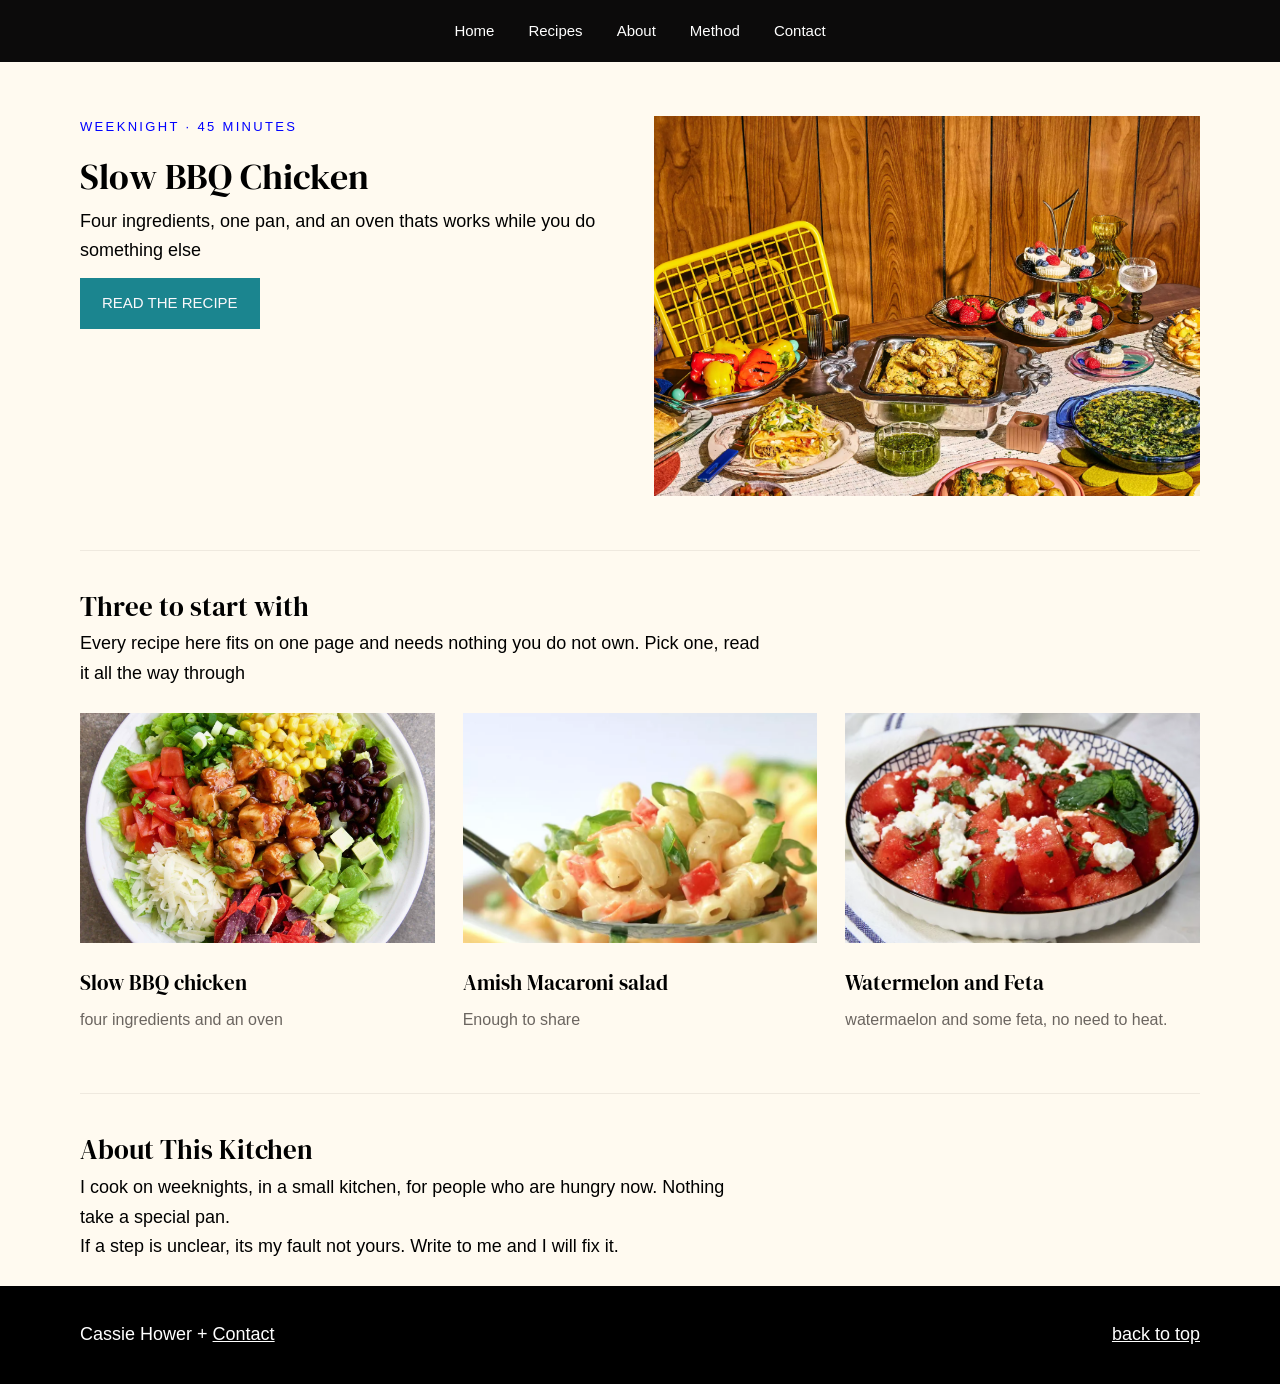
<file: index.html>
<!DOCTYPE html>
<html lang="en">
<head>
    <meta name="viewpoint" content= "width=device-width initial-scale=1.0">
<title> Jen's Kitchen</title>

<link rel="preconnect" href="https://fonts.googleapis.com">
<link rel="preconnect" href="https://fonts.gstatic.com" crossorigin>
<link href="https://fonts.googleapis.com/css2?family=DM+Serif+Display:ital@0;1&display=swap" rel="stylesheet">

<link rel="stylesheet" href="css/styles.css">

</head>

<body id="top">
<nav class="site-nav">
    <ul>
        <li>
            <a href="index.html">Home</a>
        </li>

        <li>
            <a href="#recipes.html">Recipes</a>
        </li>

        <li>
            <a href="#About.html">About</a>
        </li>

        <li>
            <a href="#method.html">Method</a>
        </li>

        <li>
            <a href="mailto:email@example.com">Contact</a>
        </li>
    </ul>
</nav>

<main>
    
    <header class="hero">
        <div>
            <p class="eyebrow"> Weeknight &middot; 45 minutes</p>
            <h1>Slow BBQ Chicken</h1>
            <p class="lede"> Four ingredients, one pan, and an oven thats works while you do something else</p>
            <a class="button" href="recipes/bbq-chicken.html"> read the recipe</a>
        </div>

        <img src="images/homepage.webp" alt="A plate of BBQ chicken">
        </header>

<section class="section-head" id="cards">
    <h2>Three to start  with</h2>
    <p>Every recipe here fits on one page and needs nothing you do not own. Pick one, read it all the way through</p>
</section>

<section class="cards">
   
    <article class="card">
<img src="images/bbq-chicken-card.jpeg" alt="BBQ chicken thighs">
<h3>Slow BBQ chicken</h3>
<p>four ingredients and an oven</p>
     </article>
     
     <article class="card">
<img src="images/amish-macaroni-salad-card.webp" alt="BBQ chicken thighs">
<h3>Amish Macaroni salad</h3>
<p>Enough to share</p>
     </article>
      
     <article class="card">
<img src="images/Watermelon-salad-card.webp" alt="BBQ chicken thighs">
<h3>Watermelon and Feta</h3>
<p>watermaelon and some feta, no need to heat.</p>
     </article>

  </section>
    
  <section class="section-head" id="about">
    <h2>About This Kitchen</h2>
    <p>I cook on weeknights, in a small kitchen, for people who are hungry now. Nothing take a special pan.</p>
    <p>If a step is unclear, its my fault not yours. Write to me and I will fix it.</p>
  </section>

  </section>

</main>

<footer class="site-footer">
    <div class="inner">
<p>Cassie Hower + <a href="mailto:email@example.com">Contact</a></p>
<p class="right"><a href="#top">back to top</a> </p>
    </div>
</footer>
</body>
</html>
</file>
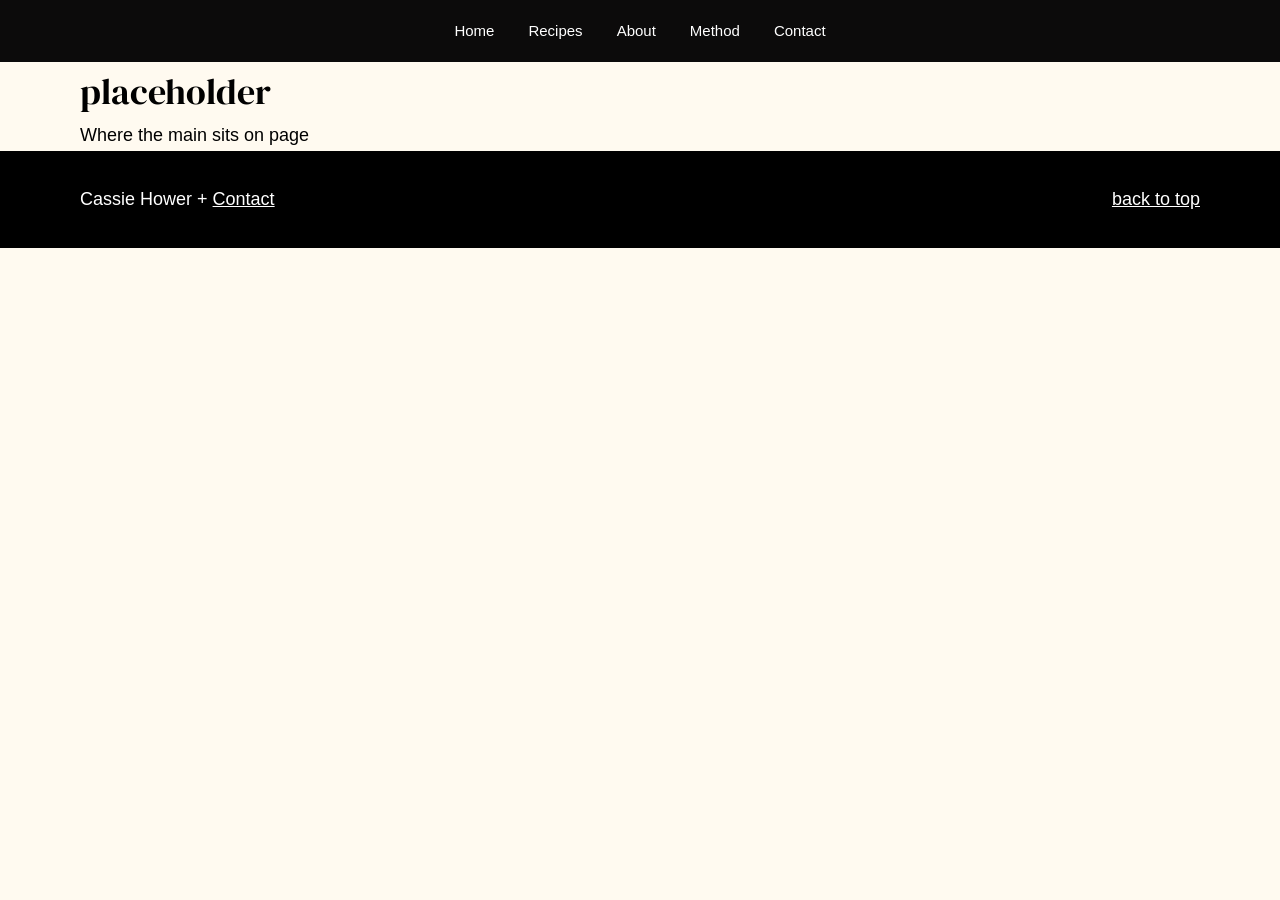
<file: temple.html>
<!DOCTYPE html>
<html lang="en">
<head>
    <meta name="viewpoint" content= "width=device-width initial-scale=1.0">
<title> document</title>

<link rel="preconnect" href="https://fonts.googleapis.com">
<link rel="preconnect" href="https://fonts.gstatic.com" crossorigin>
<link href="https://fonts.googleapis.com/css2?family=DM+Serif+Display:ital@0;1&display=swap" rel="stylesheet">

<link rel="stylesheet" href="css/styles.css">

</head>

<body id="top">
<nav class="site-nav">
    <ul>
        <li><a href="index.html">Home</a></li>

        <li><a href="#recipes.html">Recipes</a></li>

        <li><a href="#About.html">About</a></li>

        <li><a href="#method.html">Method</a></li>

        <li><a href="mailto:email@example.com">Contact</a></li>
    </ul>
</nav>

<main>
    <h1>placeholder</h1>
    <p>Where the main sits on page</p>
</main>

<footer class="site-footer">
    <div class="inner">
<p>Cassie Hower + <a href="mailto:email@example.com">Contact</a></p>
<p class="right"><a href="#top">back to top</a> </p>
    </div>
</footer>
</body>
</html>
</file>
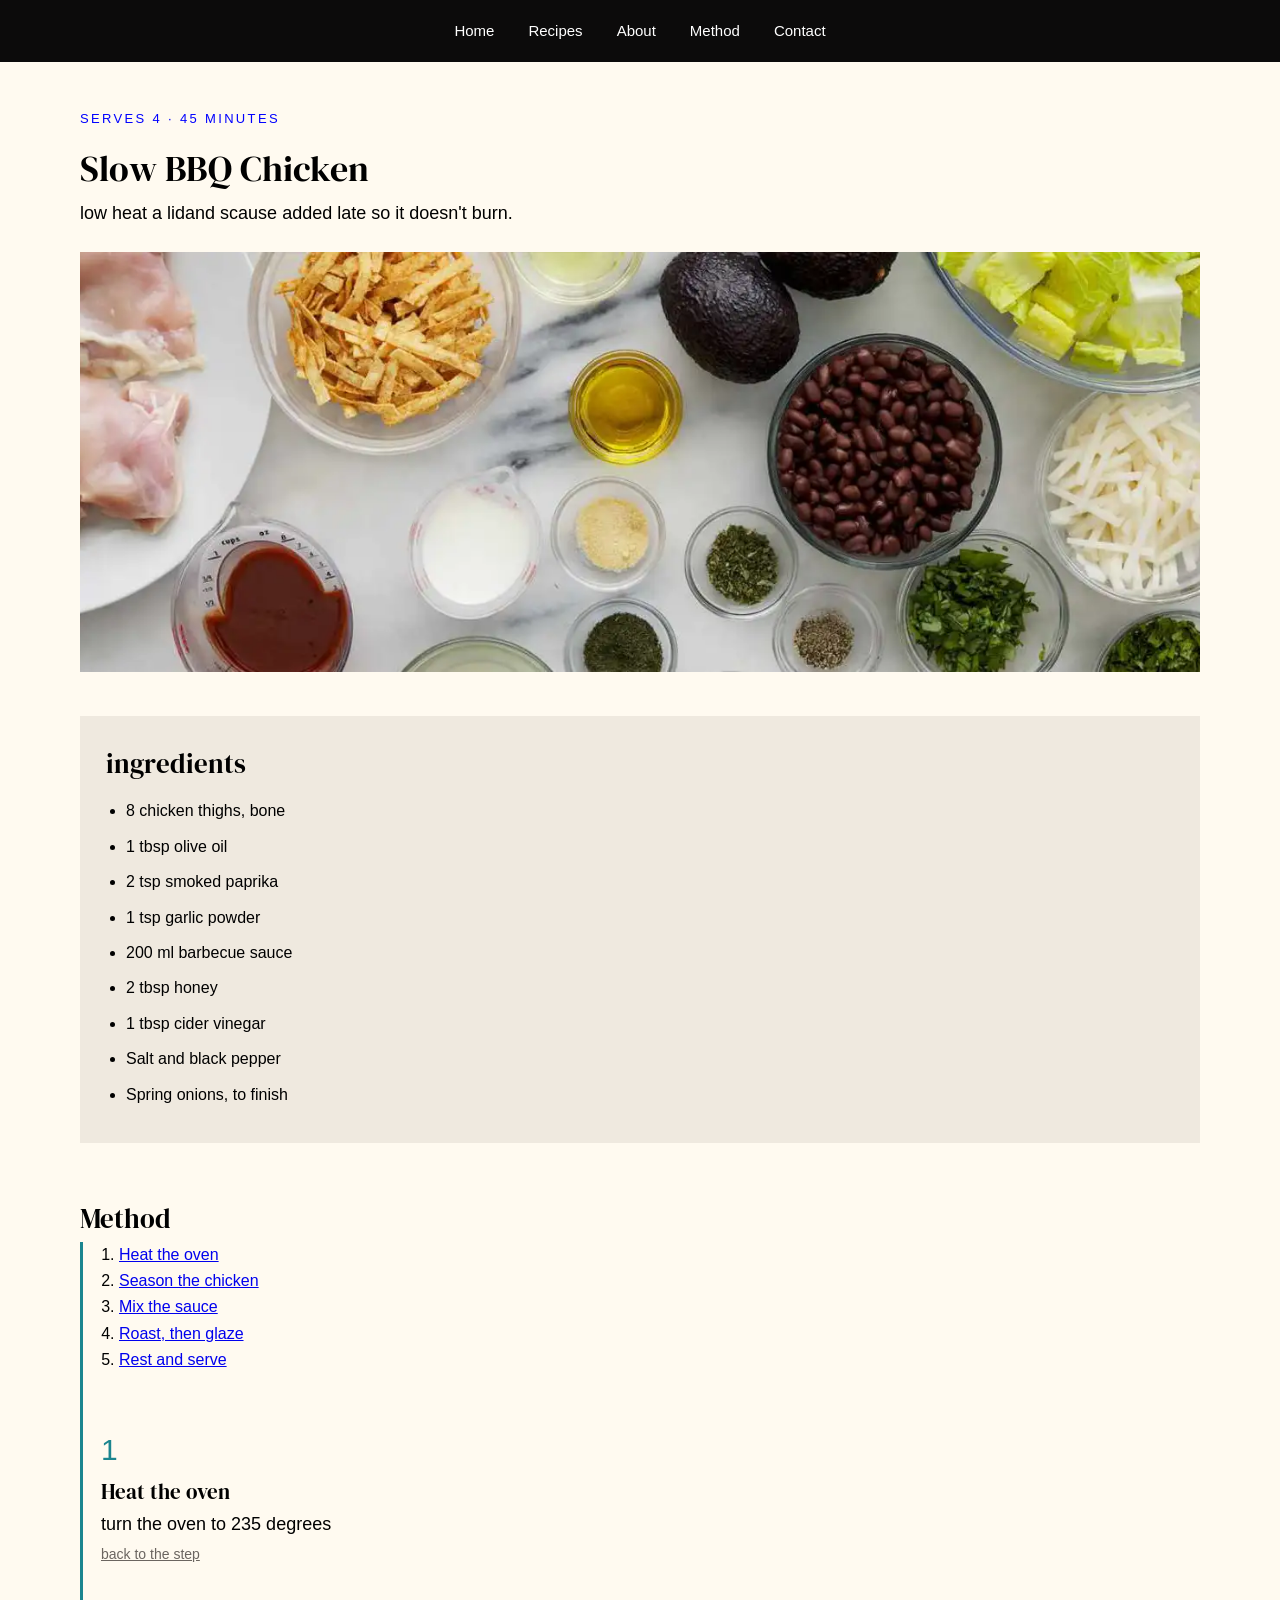
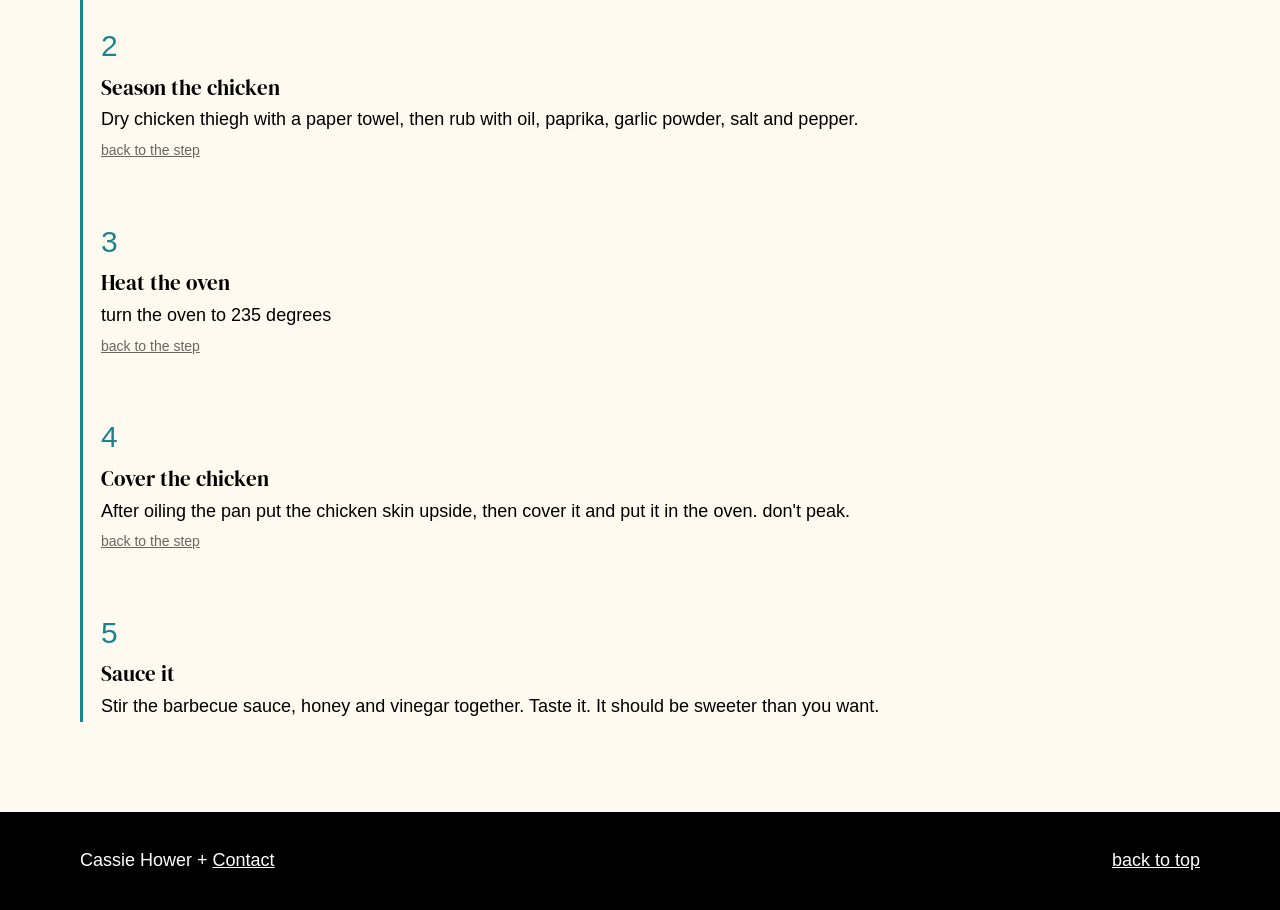
<file: recipes/bbq-chicken.html>
<!DOCTYPE html>
<html lang="en">
<head>
    <meta name="viewpoint" content= "width=device-width initial-scale=1.0">
<title> SLow BBQ Chicken</title>

<link rel="preconnect" href="https://fonts.googleapis.com">
<link rel="preconnect" href="https://fonts.gstatic.com" crossorigin>
<link href="https://fonts.googleapis.com/css2?family=DM+Serif+Display:ital@0;1&display=swap" rel="stylesheet">

<link rel="stylesheet" href="../css/styles.css">

</head>

<body id="top">
<nav class="site-nav">
    <ul>
        <li><a href="../index.html">Home</a></li>

        <li><a href="../index.html#recipes.html">Recipes</a></li>

        <li><a href="../index.html#About.html">About</a></li>

        <li><a href="#method.html">Method</a></li>

        <li><a href="mailto:email@example.com">Contact</a></li>
    </ul>
</nav>

<main>
    <header class="recipe-hero">
        <p class="eyebrow"> Serves 4 &middot; 45 minutes </p>
        <h1> Slow BBQ Chicken</h1>
        <p class="lede">low heat a lidand scause added late so it doesn't burn.</p>
        <img src="../images/bbq-chicken-banner.webp" alt="a tray of BBQ chicken">
    </header>

    <div class="recipe-body">

        <aside class="ingredients">
            <h2>ingredients</h2>
            <ul>
                <li>8 chicken thighs, bone</li>
                <li>1 tbsp olive oil</li>
                <li> 2 tsp smoked paprika</li>
                <li>1 tsp garlic powder</li>
                <li> 200 ml barbecue sauce</li>
                <li> 2 tbsp honey</li>
                <li>1 tbsp cider vinegar</li>
                <li>Salt and black pepper</li>
                <li>Spring onions, to finish</li>
            </ul>
        </aside>

        <section id="Method">
            <h2> Method</h2>

<nav class="jump">
    <ol>
        <li><a href="#step-1"> Heat the oven</a></li>
        <li><a href="#step-2"> Season the chicken </li>
        <li><a href="#step-3"> Mix the sauce </a></li>
        <li><a href="#step-4">Roast, then glaze </a></li>
        <li><a href="#step-5"> Rest and serve </a></li>
    </ol>

<article class="step" id="step-1">
    <span class="num">1</span>
    <h3>Heat the oven</h3>
    <p> turn the oven to 235 degrees</p>
    <p><a class="back" href="#method"> back to the step</a></p>
</article>

<article class="step" id="step-2">
<span class="num">2</span>
    <h3>Season the chicken</h3>
    <p> Dry chicken thiegh with a paper towel, then rub with oil, paprika, garlic powder, salt and pepper.</p>
    <p><a class="back" href="#method"> back to the step</a></p>
</article>

    <article class="step" id="step-3">
<span class="num">3</span>
    <h3>Heat the oven</h3>
    <p> turn the oven to 235 degrees</p>
    <p><a class="back" href="#method"> back to the step</a></p>
</article>

    <article class="step" id="step-4">
<span class="num">4</span>
    <h3>Cover the chicken</h3>
    <p> After oiling the pan put the chicken skin upside, then cover it and put it in the oven. don't peak.</p>
<p><a class="back" href="#method"> back to the step</a></p>
</article>

    <article class="step" id="step-5">
<span class="num">5</span>
    <h3>Sauce it</h3>
    <p> Stir the barbecue sauce, honey and vinegar together. Taste it. It should be sweeter than you want. </p>
    </article>
</section>

 </nav>
</div>

</main>

<footer class="site-footer">
    <div class="inner">
<p>Cassie Hower + <a href="mailto:email@example.com">Contact</a></p>
<p class="right"><a href="#top">back to top</a> </p>
    </div>
</footer>
</body>
</html>
</file>
<file: css/styles.css>
*{
    box-sizing: border border-box;
    padding: 0%;
    margin: 0px;
}

body{
    background: floralwhite;
    color: black;
    font-family: Arial, Helvetica, sans-serif;
    font-size: 18px;
    line-height: 1.65;
}

h1, h2, h3{
    font-family: "DM Serif Display", Georgia, 'Times New Roman', serif;
    font-weight: 400;
}

.site-nav {
    background: rgb(12, 11, 11);
}

.site-nav ul{
list-style: none;
display: grid;
grid-template: auto / auto auto auto auto auto;
gap: 34px;
width: max-content;
margin: 0px auto;
padding: 16px 24px;
}

.site-nav a{
    color: white;
    text-decoration: none;
    font-size: 15px;
}
main{
    max-width: 1120px;
    margin: 0px auto;
    padding: 0px 24px;
}

.site-footer{
    background: black;
    color: white;
}

.site-footer .inner{
    display: grid;
    grid-template: auto / 1fr 1fr;
    max-width: 1120px;
    margin: 0px auto;
    padding: 34px 24px;
}

.site-footer a{
    color: white;
}

.site-footer .right{
    text-align: right;
}

.hero{
    display: grid;
    grid-template: auto / 1fr 1fr;
    gap: 28px;
    padding: 54px 0;
}

.hero img{
    width: 100%;
    height: 380px;
    object-fit: cover;
}

.h1 {
    font-size: 54px;
    line-height: 1.05;
}

.eyebrow{
    font-size: 13px;
letter-spacing: 0.18em;
text-transform: uppercase;
color: blue;
margin-bottom: 10px;
}

lede{
    font-size: 20px;
    color: #6b6560;
}

.button{
    display: inline-block;
    margin-top: 12px;
    background: #1b858f;
    color: #fbf8fb;
    text-decoration: none;
    padding: 13px 22px;
    font-size: 15px;
    text-transform: uppercase;
}

.section-head{
    border-top: 1px solid #efe9df;
    padding: 34px 0 24px;
}

.section-head p {
    max-width: 68ch;
}

.cards{
    display: grid;
    grid-template: auto / 1fr 1fr 1fr;
    gap: 28px;
    padding-bottom: 60px;
}

.card img{
width: 100%;
height: 230px;
object-fit: cover;
}

.card h3{
    margin: 14px 0 6px;
}

.card p{
    font-size: 16px;
    color: #6b6560;
}

.recipe-hero {
    padding: 46px 0 34px;
}

.recipe-hero img{
    width: 100%;
    height: 420px;
    object-fit: cover;
    margin-top: 24px;
}

.recipe-body{
    display: grid;
    grid-template: auto 300px 1fr;
    gap: 54px;
    padding-bottom: 60px;
}

.ingredients {
    background: #efe9df;
    padding:  26px;
    align-self: start;
}

.ingredients ul {
    margin: 12px 0 0 20px;
}

.ingredients li {
margin-bottom: 9px;
font-size: 16px;
}

.jump {
    border-left: 3px solid #1b858f;
    padding-left: 18px;
    margin-bottom: 30px;
}

.jump ol {
margin-left: 18px;
}

.jump li {
    font-size: 16px;
}

.step {
    border-top: #efe9df;
    padding-top: 26px;
    margin-top: 26px;
}

.step .num {
    display: block;
    font-size: 30px;
    color: #1b858f;
}

.back {
font-size: 14px;
color: #6b6560;
}
</file>
